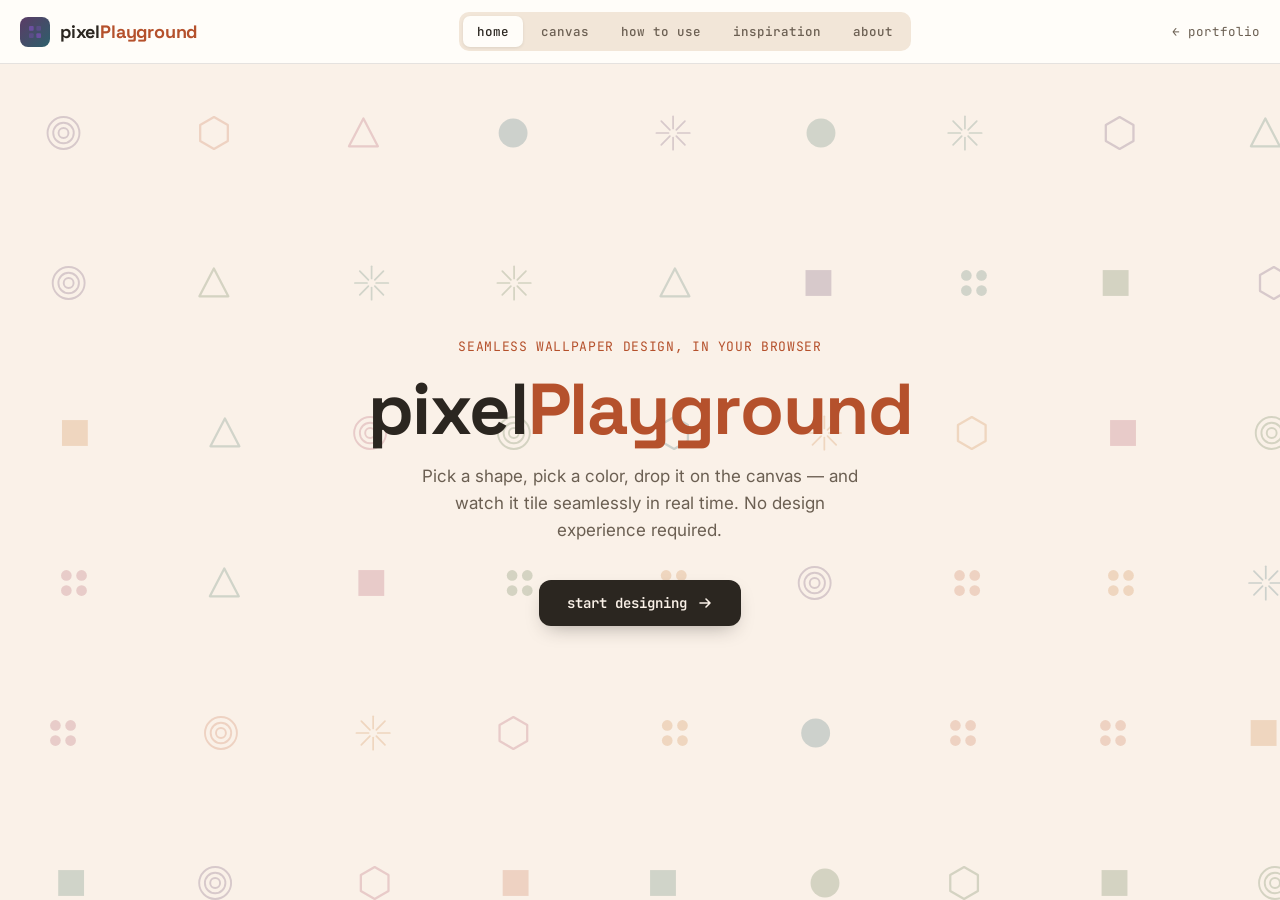
<file: pixelPlayground.html>
<!DOCTYPE html>
<html lang="en">
<head>
<meta charset="UTF-8">
<meta name="viewport" content="width=device-width, initial-scale=1.0">
<title>pixelPlayground &mdash; seamless wallpaper design</title>
<meta name="author" content="Hetvi Pethad">
<link rel="preconnect" href="https://fonts.googleapis.com">
<link rel="preconnect" href="https://fonts.gstatic.com" crossorigin>
<link href="https://fonts.googleapis.com/css2?family=Space+Grotesk:wght@500;600;700&family=JetBrains+Mono:wght@400;500;700&family=Inter:wght@400;500&display=swap" rel="stylesheet">
<style>
  :root {
    --paper: #FAF1E8;
    --paper-deep: #F2E6D8;
    --ink: #2B2620;
    --ink-dim: #6B5F52;
    --line: rgba(43, 38, 32, 0.12);

    /* darker terracotta-led family: orange, green, blue, purple */
    --yellow: #C9762E;
    --sage: #4D6B3C;
    --seafoam: #3E6E5E;
    --sky: #2D5F6B;
    --lilac: #5B3B66;
    --blush: #A8475A;
    --peach: #C4633B;

    --accent: #B5512C;
    --accent-soft: #E8C4AE;

    --panel: #FFFDF9;
    --canvas-edge: #FFFFFF;
  }

  * { margin: 0; padding: 0; box-sizing: border-box; }

  html, body {
    height: 100%;
    overflow: hidden;
  }

  body {
    background: var(--paper);
    color: var(--ink);
    font-family: 'Inter', sans-serif;
  }

  ::selection { background: var(--accent-soft); }

  button { font-family: inherit; }

  /* ============================================================
     APP SHELL
     ============================================================ */
  #app {
    height: 100vh;
    display: flex;
    flex-direction: column;
  }

  /* ---- TOP BAR ---- */
  .topbar {
    height: 64px;
    flex-shrink: 0;
    display: flex;
    align-items: center;
    justify-content: space-between;
    padding: 0 20px;
    border-bottom: 1px solid var(--line);
    background: var(--panel);
    z-index: 20;
  }

  .brand {
    display: flex;
    align-items: center;
    gap: 10px;
  }

  .brand-mark {
    width: 30px;
    height: 30px;
    border-radius: 8px;
    background: linear-gradient(135deg, var(--lilac), var(--sky));
    display: flex;
    align-items: center;
    justify-content: center;
    flex-shrink: 0;
  }

  .brand-mark svg { width: 16px; height: 16px; }

  .brand-name {
    font-family: 'Space Grotesk', sans-serif;
    font-weight: 700;
    font-size: 18px;
    letter-spacing: -0.01em;
  }

  .brand-name .px { color: var(--accent); }

  .topnav {
    display: flex;
    gap: 4px;
    background: var(--paper-deep);
    border-radius: 10px;
    padding: 4px;
  }

  .topnav button {
    font-family: 'JetBrains Mono', monospace;
    font-size: 12.5px;
    font-weight: 500;
    padding: 7px 14px;
    border-radius: 7px;
    border: none;
    background: transparent;
    color: var(--ink-dim);
    cursor: pointer;
    transition: all 0.15s;
  }

  .topnav button:hover { color: var(--ink); }

  .topnav button.active {
    background: var(--panel);
    color: var(--ink);
    box-shadow: 0 1px 3px rgba(43,38,32,0.1);
  }

  /* ---- VIEWS ---- */
  .view {
    flex: 1;
    overflow: hidden;
    display: none;
  }

  .view.active { display: flex; flex-direction: column; }

  /* ============================================================
     HOME VIEW
     ============================================================ */
  #view-home {
    position: relative;
    align-items: center;
    justify-content: center;
    background: var(--paper);
  }

  #home-bg-canvas {
    position: absolute;
    inset: 0;
    width: 100%;
    height: 100%;
  }

  .home-content {
    position: relative;
    z-index: 2;
    text-align: center;
  }

  .home-eyebrow {
    font-family: 'JetBrains Mono', monospace;
    font-size: 13px;
    color: var(--accent);
    letter-spacing: 0.05em;
    text-transform: uppercase;
    margin-bottom: 18px;
  }

  .home-title {
    font-family: 'Space Grotesk', sans-serif;
    font-weight: 700;
    font-size: 72px;
    letter-spacing: -0.02em;
    line-height: 1;
    margin-bottom: 18px;
  }

  .home-title .px { color: var(--accent); }

  .home-sub {
    font-size: 17px;
    color: var(--ink-dim);
    max-width: 460px;
    margin: 0 auto 36px;
    line-height: 1.6;
  }

  .home-cta {
    display: inline-flex;
    align-items: center;
    gap: 10px;
    font-family: 'JetBrains Mono', monospace;
    font-size: 14px;
    font-weight: 600;
    padding: 14px 28px;
    border-radius: 12px;
    background: var(--ink);
    color: var(--paper);
    border: none;
    cursor: pointer;
    transition: transform 0.15s, box-shadow 0.15s;
    box-shadow: 0 8px 20px -8px rgba(43,38,32,0.4);
  }

  .home-cta:hover { transform: translateY(-2px); box-shadow: 0 12px 24px -8px rgba(43,38,32,0.45); }

  .home-cta svg { width: 16px; height: 16px; }

  /* ============================================================
     CANVAS VIEW
     ============================================================ */
  #view-canvas {
    background: var(--paper-deep);
  }

  .canvas-layout {
    flex: 1;
    display: grid;
    grid-template-columns: 96px 1fr 96px;
    overflow: hidden;
  }

  /* ---- TOOL RAILS (shapes left, colors right) ---- */
  .rail {
    background: var(--panel);
    border-right: 1px solid var(--line);
    overflow-y: auto;
    padding: 14px 0;
    display: flex;
    flex-direction: column;
    align-items: center;
    gap: 8px;
  }

  .rail.right { border-right: none; border-left: 1px solid var(--line); }

  .rail-label {
    font-family: 'JetBrains Mono', monospace;
    font-size: 9.5px;
    text-transform: uppercase;
    letter-spacing: 0.04em;
    color: var(--ink-dim);
    margin-bottom: 4px;
  }

  .swatch-btn {
    width: 56px;
    height: 56px;
    border-radius: 10px;
    border: 1.5px solid var(--line);
    background: var(--paper);
    cursor: pointer;
    display: flex;
    align-items: center;
    justify-content: center;
    transition: border-color 0.15s, transform 0.1s;
    flex-shrink: 0;
  }

  .swatch-btn:hover { transform: scale(1.04); }
  .swatch-btn.active { border-color: var(--accent); border-width: 2px; box-shadow: 0 0 0 2px var(--accent-soft); }
  .swatch-btn canvas { width: 36px; height: 36px; display: block; }

  .color-btn {
    width: 56px;
    height: 32px;
    border-radius: 8px;
    border: 1.5px solid var(--line);
    cursor: pointer;
    transition: border-color 0.15s, transform 0.1s;
    flex-shrink: 0;
  }

  .color-btn:hover { transform: scale(1.04); }
  .color-btn.active { border-color: var(--accent); border-width: 2.5px; box-shadow: 0 0 0 2px var(--accent-soft); }

  .rail-divider { width: 60%; height: 1px; background: var(--line); margin: 4px 0; }

  /* ---- STAGE ---- */
  .stage-area {
    position: relative;
    display: flex;
    flex-direction: column;
    align-items: center;
    justify-content: center;
    padding: 24px;
    overflow: hidden;
  }

  .stage-frame {
    position: relative;
    box-shadow: 0 24px 60px -28px rgba(43,38,32,0.35);
    border-radius: 4px;
    background: var(--canvas-edge);
  }

  #draw-canvas {
    display: block;
    cursor: none;
    border-radius: 4px;
  }

  .stage-hint {
    position: absolute;
    bottom: -30px;
    left: 0;
    font-family: 'JetBrains Mono', monospace;
    font-size: 11.5px;
    color: var(--ink-dim);
    opacity: 0.75;
  }

  /* ---- LIVE TILE PREVIEW (signature element) ---- */
  .tile-preview-wrap {
    position: absolute;
    top: 20px;
    right: 20px;
    z-index: 10;
    background: var(--panel);
    border: 1px solid var(--line);
    border-radius: 12px;
    padding: 10px;
    box-shadow: 0 12px 28px -16px rgba(43,38,32,0.3);
  }

  .tile-preview-label {
    font-family: 'JetBrains Mono', monospace;
    font-size: 9.5px;
    text-transform: uppercase;
    letter-spacing: 0.04em;
    color: var(--ink-dim);
    margin-bottom: 6px;
    display: flex;
    align-items: center;
    gap: 6px;
  }

  .tile-preview-dot {
    width: 6px; height: 6px; border-radius: 50%;
    background: var(--accent);
  }

  #tile-preview-canvas {
    width: 140px;
    height: 140px;
    border-radius: 7px;
    display: block;
  }

  /* ---- BOTTOM ACTION BAR ---- */
  .action-bar {
    height: 70px;
    flex-shrink: 0;
    display: flex;
    align-items: center;
    justify-content: center;
    gap: 14px;
    background: var(--panel);
    border-top: 1px solid var(--line);
  }

  .action-btn {
    font-family: 'JetBrains Mono', monospace;
    font-size: 13px;
    font-weight: 500;
    padding: 11px 20px;
    border-radius: 10px;
    border: 1.5px solid var(--line);
    background: var(--paper);
    cursor: pointer;
    display: flex;
    align-items: center;
    gap: 8px;
    transition: all 0.15s;
    color: var(--ink);
  }

  .action-btn:hover { transform: translateY(-1px); box-shadow: 0 6px 14px -8px rgba(43,38,32,0.25); }
  .action-btn svg { width: 15px; height: 15px; }

  .action-btn.clear,
  .action-btn.undo,
  .action-btn.preview,
  .action-btn.download {
    color: var(--paper);
    border-color: transparent;
  }

  .action-btn.clear { background: var(--blush); }
  .action-btn.undo { background: var(--sage); }
  .action-btn.download { background: var(--accent); }

  .size-control {
    display: flex;
    align-items: center;
    gap: 10px;
    font-family: 'JetBrains Mono', monospace;
    font-size: 12px;
    color: var(--ink-dim);
    padding: 0 6px;
    border-left: 1px solid var(--line);
    border-right: 1px solid var(--line);
    margin: 0 6px;
  }

  .size-control input[type="range"] { width: 110px; accent-color: var(--accent); }

  .action-btn.preview { background: var(--sky); border-color: transparent; }

  .rotation-control {
    gap: 8px;
    font-family: 'JetBrains Mono', monospace;
    font-size: 12px;
    color: var(--ink-dim);
  }

  #rotation-display {
    color: var(--ink);
    font-weight: 600;
    min-width: 32px;
    text-align: center;
  }

  .rotation-hint {
    opacity: 0.6;
    font-size: 11px;
  }

  /* ---- BIG PREVIEW MODAL ---- */
  .preview-modal {
    position: fixed;
    inset: 0;
    z-index: 100;
    display: none;
    align-items: center;
    justify-content: center;
    background: rgba(43, 38, 32, 0.45);
    backdrop-filter: blur(3px);
  }

  .preview-modal.open { display: flex; }

  .preview-modal-inner {
    background: var(--panel);
    border-radius: 16px;
    padding: 18px;
    box-shadow: 0 30px 70px -20px rgba(0,0,0,0.45);
    max-width: min(86vw, 760px);
  }

  .preview-modal-header {
    display: flex;
    align-items: center;
    justify-content: space-between;
    margin-bottom: 14px;
  }

  .preview-modal-title {
    font-family: 'JetBrains Mono', monospace;
    font-size: 12.5px;
    text-transform: uppercase;
    letter-spacing: 0.04em;
    color: var(--ink-dim);
  }

  .preview-modal-close {
    width: 30px;
    height: 30px;
    border-radius: 8px;
    border: 1px solid var(--line);
    background: var(--paper);
    color: var(--ink-dim);
    cursor: pointer;
    display: flex;
    align-items: center;
    justify-content: center;
    transition: all 0.15s;
  }

  .preview-modal-close:hover { color: var(--ink); border-color: var(--ink-dim); }
  .preview-modal-close svg { width: 14px; height: 14px; }

  #big-preview-canvas {
    width: min(80vw, 720px);
    height: min(80vw, 720px);
    border-radius: 8px;
    display: block;
  }

  @media (max-width: 760px) {
    .rotation-control { display: none; } /* arrow-key rotation is a desktop interaction */
  }

  @media (max-width: 760px) {
    .canvas-layout { grid-template-columns: 72px 1fr 72px; }
    .swatch-btn { width: 44px; height: 44px; }
    .swatch-btn canvas { width: 28px; height: 28px; }
    .color-btn { width: 44px; height: 26px; }
    .stage-area { padding: 12px; }
    .tile-preview-wrap { top: 10px; right: 10px; padding: 7px; }
    #tile-preview-canvas { width: 84px; height: 84px; }
    .action-bar { flex-wrap: wrap; height: auto; padding: 10px; gap: 8px; }
    .size-control { border: none; margin: 0; padding: 0; order: 10; width: 100%; justify-content: center; }
    .topbar { flex-wrap: wrap; height: auto; padding: 10px 14px; gap: 8px; row-gap: 8px; }
    .topnav { order: 10; width: 100%; justify-content: center; flex-wrap: wrap; }
    .topnav button { font-size: 11px; padding: 6px 10px; }
    .topbar > div:last-child { display: none; }
  }

  /* ============================================================
     CONTENT VIEWS (how-to, inspiration, about)
     ============================================================ */
  .content-view {
    overflow-y: auto;
    background: var(--paper);
  }

  .content-wrap {
    max-width: 680px;
    margin: 0 auto;
    padding: 56px 24px 80px;
  }

  .content-eyebrow {
    font-family: 'JetBrains Mono', monospace;
    font-size: 12.5px;
    color: var(--accent);
    text-transform: uppercase;
    letter-spacing: 0.05em;
    margin-bottom: 14px;
  }

  .content-wrap h1 {
    font-family: 'Space Grotesk', sans-serif;
    font-weight: 700;
    font-size: 38px;
    letter-spacing: -0.01em;
    margin-bottom: 28px;
  }

  .content-wrap h3 {
    font-family: 'Space Grotesk', sans-serif;
    font-weight: 600;
    font-size: 19px;
    margin: 28px 0 12px;
  }

  .content-wrap p {
    font-size: 15.5px;
    line-height: 1.75;
    color: var(--ink-dim);
    margin-bottom: 18px;
  }

  .content-wrap strong { color: var(--ink); font-weight: 600; }
  .content-wrap a { color: var(--accent); text-decoration: none; border-bottom: 1px solid var(--accent-soft); }

  .step-list {
    display: flex;
    flex-direction: column;
    gap: 18px;
    margin: 24px 0;
  }

  .step {
    display: flex;
    gap: 16px;
    align-items: flex-start;
  }

  .step-num {
    flex-shrink: 0;
    width: 32px;
    height: 32px;
    border-radius: 9px;
    background: var(--accent-soft);
    color: var(--accent);
    font-family: 'JetBrains Mono', monospace;
    font-weight: 700;
    font-size: 13px;
    display: flex;
    align-items: center;
    justify-content: center;
  }

  .step p { margin-bottom: 0; }

  .button-legend {
    display: grid;
    grid-template-columns: 1fr 1fr;
    gap: 10px;
    margin: 24px 0;
  }

  .button-legend-item {
    background: var(--panel);
    border: 1px solid var(--line);
    border-radius: 10px;
    padding: 12px 14px;
  }

  .button-legend-item .tag {
    font-family: 'JetBrains Mono', monospace;
    font-size: 11.5px;
    font-weight: 700;
    padding: 3px 8px;
    border-radius: 6px;
    display: inline-block;
    margin-bottom: 6px;
    color: var(--paper);
  }

  .tag.clear { background: var(--blush); }
  .tag.undo { background: var(--sage); }
  .tag.preview { background: var(--sky); }
  .tag.download { background: var(--lilac); }

  .button-legend-item p { font-size: 13.5px; margin-bottom: 0; }

  .insp-grid {
    display: grid;
    grid-template-columns: 1fr 1fr;
    gap: 14px;
    margin-top: 24px;
  }

  .insp-card {
    background: var(--panel);
    border: 1px solid var(--line);
    border-radius: 12px;
    padding: 16px;
  }

  .insp-card-shape {
    width: 100%;
    height: 90px;
    border-radius: 8px;
    margin-bottom: 12px;
  }

  .insp-card h4 {
    font-family: 'Space Grotesk', sans-serif;
    font-size: 14.5px;
    margin-bottom: 4px;
  }

  .insp-card p { font-size: 12.5px; margin-bottom: 0; }

  .signoff {
    font-family: 'JetBrains Mono', monospace;
    font-size: 14px;
    color: var(--ink-dim);
    margin-top: 36px;
  }

</style>
</head>
<body>

<div id="app">

  <div class="topbar">
    <div class="brand">
      <div class="brand-mark">
        <svg viewBox="0 0 24 24" fill="none"><rect x="3" y="3" width="7" height="7" rx="1.5" fill="#6B4FA0"/><rect x="14" y="3" width="7" height="7" rx="1.5" fill="#6B4FA0" opacity="0.55"/><rect x="3" y="14" width="7" height="7" rx="1.5" fill="#6B4FA0" opacity="0.55"/><rect x="14" y="14" width="7" height="7" rx="1.5" fill="#6B4FA0"/></svg>
      </div>
      <div class="brand-name">pixel<span class="px">Playground</span></div>
    </div>
    <div class="topnav">
      <button data-view="home" class="active">home</button>
      <button data-view="canvas">canvas</button>
      <button data-view="howto">how to use</button>
      <button data-view="inspiration">inspiration</button>
      <button data-view="about">about</button>
    </div>
    <a href="index.html" style="font-family:'JetBrains Mono',monospace;font-size:12.5px;color:var(--ink-dim);text-decoration:none;white-space:nowrap;display:flex;align-items:center;gap:6px;">&larr; portfolio</a>
  </div>

  <section id="view-home" class="view active">
    <canvas id="home-bg-canvas"></canvas>
    <div class="home-content">
      <div class="home-eyebrow">seamless wallpaper design, in your browser</div>
      <h1 class="home-title">pixel<span class="px">Playground</span></h1>
      <p class="home-sub">Pick a shape, pick a color, drop it on the canvas &mdash; and watch it tile seamlessly in real time. No design experience required.</p>
      <button class="home-cta" data-goto="canvas">
        start designing
        <svg viewBox="0 0 16 16" fill="none"><path d="M3 8h10M9 4l4 4-4 4" stroke="currentColor" stroke-width="1.6" stroke-linecap="round" stroke-linejoin="round"/></svg>
      </button>
    </div>
  </section>

  <section id="view-canvas" class="view">
    <div class="canvas-layout">
      <div class="rail" id="shape-rail">
        <div class="rail-label">shapes</div>
        <!-- shape swatches injected by JS -->
      </div>

      <div class="stage-area">
        <div class="tile-preview-wrap">
          <div class="tile-preview-label"><span class="tile-preview-dot"></span>live tile preview</div>
          <canvas id="tile-preview-canvas" width="280" height="280"></canvas>
        </div>
        <div class="stage-frame">
          <canvas id="draw-canvas"></canvas>
          <div class="stage-hint">click to place &middot; scroll or &uarr;&darr; to resize</div>
        </div>
      </div>

      <div class="rail right" id="color-rail">
        <div class="rail-label">colors</div>
        <!-- color swatches injected by JS -->
      </div>
    </div>

    <div class="action-bar">
      <button class="action-btn clear" id="btn-clear">
        <svg viewBox="0 0 16 16" fill="none"><path d="M3 4h10M6 4V2.5h4V4M4 4l.7 9.3a1 1 0 001 .9h4.6a1 1 0 001-.9L12 4" stroke="currentColor" stroke-width="1.4" stroke-linecap="round" stroke-linejoin="round"/></svg>
        clear
      </button>
      <button class="action-btn undo" id="btn-undo">
        <svg viewBox="0 0 16 16" fill="none"><path d="M4 4v4h4M4 8a5 5 0 119.5 2" stroke="currentColor" stroke-width="1.4" stroke-linecap="round" stroke-linejoin="round"/></svg>
        undo
      </button>
      <button class="action-btn preview" id="btn-preview">
        <svg viewBox="0 0 16 16" fill="none"><path d="M1 8s2.5-4.5 7-4.5S15 8 15 8s-2.5 4.5-7 4.5S1 8 1 8z" stroke="currentColor" stroke-width="1.4" stroke-linejoin="round"/><circle cx="8" cy="8" r="2" stroke="currentColor" stroke-width="1.4"/></svg>
        preview
      </button>
      <div class="size-control">
        <span>size</span>
        <input type="range" id="size-slider" min="20" max="160" value="60" step="2">
        <span id="size-display">60px</span>
      </div>
      <div class="size-control rotation-control">
        <span>rotation</span>
        <span id="rotation-display">0&deg;</span>
        <span class="rotation-hint">&larr; &rarr;</span>
      </div>
      <button class="action-btn download" id="btn-download">
        <svg viewBox="0 0 16 16" fill="none"><path d="M8 2v8m0 0l-3-3m3 3l3-3M3 13h10" stroke="currentColor" stroke-width="1.5" stroke-linecap="round" stroke-linejoin="round"/></svg>
        download tile
      </button>
    </div>
  </section>

  <div class="preview-modal" id="preview-modal">
    <div class="preview-modal-inner">
      <div class="preview-modal-header">
        <span class="preview-modal-title">tile preview</span>
        <button class="preview-modal-close" id="preview-modal-close" aria-label="Close preview">
          <svg viewBox="0 0 16 16" fill="none"><path d="M4 4l8 8M12 4l-8 8" stroke="currentColor" stroke-width="1.6" stroke-linecap="round"/></svg>
        </button>
      </div>
      <canvas id="big-preview-canvas" width="900" height="900"></canvas>
    </div>
  </div>

  <section id="view-howto" class="view content-view">
    <div class="content-wrap">
      <div class="content-eyebrow">getting started</div>
      <h1>how to use</h1>

      <p>The canvas is your creative space. The left rail holds every shape; the right rail holds every color. Pick one of each, then click anywhere on the white square to place it. Watch the <strong>live tile preview</strong> in the corner &mdash; it shows your pattern already repeating, updating as you draw.</p>

      <h3>the basics</h3>
      <div class="step-list">
        <div class="step">
          <div class="step-num">1</div>
          <p>Pick a shape from the left rail and a color from the right rail.</p>
        </div>
        <div class="step">
          <div class="step-num">2</div>
          <p>Move your mouse over the canvas to preview where it'll land &mdash; notice it wraps around the edges, so you can see exactly how it'll tile.</p>
        </div>
        <div class="step">
          <div class="step-num">3</div>
          <p>Click to place it. Use the size slider (or your keyboard's up/down arrows) to resize before placing, and the left/right arrow keys to rotate it 15&deg; at a time.</p>
        </div>
        <div class="step">
          <div class="step-num">4</div>
          <p>The filled-square icon near the top of the shape rail is the background fill tool &mdash; pick a color and click anywhere on the canvas to set the whole tile's background. This never affects shapes already placed.</p>
        </div>
      </div>

      <h3>the buttons</h3>
      <div class="button-legend">
        <div class="button-legend-item"><span class="tag clear">clear</span><p>Wipes the canvas back to blank. There's no undo for this one &mdash; use it deliberately.</p></div>
        <div class="button-legend-item"><span class="tag undo">undo</span><p>Removes the last shape you placed. Works as many times as you need.</p></div>
        <div class="button-legend-item"><span class="tag preview">preview</span><p>Opens a much larger version of the live tile preview, for a real look at the repeating pattern.</p></div>
        <div class="button-legend-item"><span class="tag download">download</span><p>Saves your seamless tile as a PNG, ready to use as an actual wallpaper or pattern fill.</p></div>
      </div>

      <p>Confused about why any of this matters? Head to <a href="#" data-goto="inspiration">inspiration</a> to see what a seamless tile actually means.</p>
    </div>
  </section>

  <section id="view-inspiration" class="view content-view">
    <div class="content-wrap">
      <div class="content-eyebrow">why seamless tiling</div>
      <h1>inspiration</h1>
      <p>A seamless tile is a small square that repeats infinitely in every direction with no visible seam &mdash; the pattern at the right edge continues perfectly into the left edge of the next copy, and the same for top and bottom. It's the same trick behind wallpaper, fabric prints, and most background textures you've ever seen on a website.</p>
      <p>pixelPlayground handles the wraparound math for you: place a shape near any edge, and it automatically mirrors a copy across to the opposite edge in the live preview, so you always know exactly what the repeating pattern will look like before you commit.</p>

      <h3>a few directions to try</h3>
      <div class="insp-grid">
        <div class="insp-card">
          <div class="insp-card-shape" style="background: repeating-linear-gradient(45deg, var(--sky) 0 10px, transparent 10px 20px); background-color: var(--paper-deep);"></div>
          <h4>diagonal rhythm</h4>
          <p>Repeat one shape at a steady diagonal offset for a woven, textile feel.</p>
        </div>
        <div class="insp-card">
          <div class="insp-card-shape" style="background: radial-gradient(circle at 30% 30%, var(--blush), transparent 60%), radial-gradient(circle at 70% 70%, var(--lilac), transparent 60%); background-color: var(--paper-deep);"></div>
          <h4>two-tone scatter</h4>
          <p>Two colors, one shape, placed loosely &mdash; reads as organic rather than gridded.</p>
        </div>
        <div class="insp-card">
          <div class="insp-card-shape" style="background-image: linear-gradient(var(--paper-deep) 1px, transparent 1px), linear-gradient(90deg, var(--paper-deep) 1px, transparent 1px); background-size: 20px 20px; background-color: var(--seafoam);"></div>
          <h4>grid foundation</h4>
          <p>Start with the checkered or circle-grid pattern as scaffolding, then layer detail shapes on top.</p>
        </div>
        <div class="insp-card">
          <div class="insp-card-shape" style="background: var(--peach); background-image: repeating-radial-gradient(circle at center, var(--yellow) 0, var(--yellow) 4px, transparent 4px, transparent 16px);"></div>
          <h4>single hero motif</h4>
          <p>One distinctive shape (the flower or trippy-effect pattern), repeated alone, often reads as more intentional than five shapes combined.</p>
        </div>
      </div>
    </div>
  </section>

  <section id="view-about" class="view content-view">
    <div class="content-wrap">
      <div class="content-eyebrow">the story</div>
      <h1>about</h1>
      <h3>Pixel Playground: your digital canvas for effortless wallpaper design</h3>
      <p>Have you ever dreamt of creating stunning, seamless wallpaper designs, but found yourself bogged down by the tedious process &mdash; struggling with the complexity of traditional design tools, or spending hours painstakingly aligning patterns by hand? I understand that frustration firsthand, which is exactly why I built Pixel Playground.</p>
      <p>It's more than another design tool &mdash; it's a creative playground and a gateway to seamless design, without needing rulers, erasers, or hours of pixel-tweaking. Whether you're a seasoned designer streamlining your workflow or a complete beginner exploring digital art for the first time, Pixel Playground is built to welcome you in.</p>
      <p>Dive into the colors, patterns, and possibilities. Whether you're crafting intricate motifs, experimenting with bold combinations, or just having fun &mdash; there's something here for you.</p>
      <p class="signoff">Hetvi Pethad &lt;3</p>
    </div>
  </section>

</div>

<script>
(function() {

  // ============================================================
  // NAVIGATION
  // ============================================================
  const views = document.querySelectorAll('.view');
  const navButtons = document.querySelectorAll('.topnav button');

  function goToView(name) {
    views.forEach(v => v.classList.toggle('active', v.id === 'view-' + name));
    navButtons.forEach(b => b.classList.toggle('active', b.dataset.view === name));
    if (name === 'canvas') requestAnimationFrame(sizeDrawCanvas);
  }

  navButtons.forEach(btn => btn.addEventListener('click', () => goToView(btn.dataset.view)));
  document.querySelectorAll('[data-goto]').forEach(el => {
    el.addEventListener('click', (e) => { e.preventDefault(); goToView(el.dataset.goto); });
  });

  // ============================================================
  // PALETTE (the original tool's own pastel family, kept exactly)
  // ============================================================
  const PALETTE = [
    '#FFFFFF', '#D88259', '#7A9A5E', '#5C9C8C', '#4A87A0', '#7A5685', '#C16B7C', '#C4633B',
    '#000000', '#B5512C', '#4D6B3C', '#2D5F6B', '#33506E', '#5B3B66', '#8C2F3F', '#8C4A1E'
  ];

  // ============================================================
  // PATTERN RENDERERS
  // Each draws into a square region [0,size]x[0,size] of a canvas
  // context, in the given color. Vector-drawn so they stay crisp
  // at any size and recolor perfectly (no image tinting needed).
  // ============================================================
  const PATTERN_NAMES = [
    'straight line', 'background fill', 'triangle', 'hexagon',
    'concentric circles', 'swiggle', 'rays', 'checkered',
    'dotted line', 'square', 'circle', 'flower',
    'dotted circle', 'waves', 'circle grid', 'trippy effect'
  ];

  const PATTERNS = [
    // 0 straight line
    (ctx, s, c) => {
      ctx.strokeStyle = c; ctx.lineWidth = Math.max(1, s * 0.06); ctx.lineCap = 'round';
      ctx.beginPath(); ctx.moveTo(s/2, s*0.08); ctx.lineTo(s/2, s*0.92); ctx.stroke();
    },
    // 1 background fill (paint bucket look)
    (ctx, s, c) => {
      ctx.fillStyle = c;
      roundRectPath(ctx, s*0.1, s*0.1, s*0.8, s*0.8, s*0.18);
      ctx.fill();
    },
    // 2 triangle
    (ctx, s, c) => {
      ctx.strokeStyle = c; ctx.lineWidth = Math.max(1, s*0.06); ctx.lineJoin = 'round';
      ctx.beginPath();
      ctx.moveTo(s/2, s*0.12); ctx.lineTo(s*0.88, s*0.85); ctx.lineTo(s*0.12, s*0.85); ctx.closePath();
      ctx.stroke();
    },
    // 3 hexagon
    (ctx, s, c) => {
      ctx.strokeStyle = c; ctx.lineWidth = Math.max(1, s*0.06); ctx.lineJoin = 'round';
      drawPolygon(ctx, s/2, s/2, s*0.42, 6, -Math.PI/2);
      ctx.stroke();
    },
    // 4 concentric circles
    (ctx, s, c) => {
      ctx.strokeStyle = c; ctx.lineWidth = Math.max(1, s*0.05);
      [0.42, 0.27, 0.13].forEach(r => { ctx.beginPath(); ctx.arc(s/2, s/2, s*r, 0, Math.PI*2); ctx.stroke(); });
    },
    // 5 swiggle
    (ctx, s, c) => {
      ctx.strokeStyle = c; ctx.lineWidth = Math.max(1, s*0.07); ctx.lineCap = 'round';
      ctx.beginPath();
      ctx.moveTo(s*0.1, s*0.5);
      for (let i = 0; i <= 20; i++) {
        const t = i / 20;
        ctx.lineTo(s*0.1 + t*s*0.8, s*0.5 + Math.sin(t*Math.PI*2.2)*s*0.22);
      }
      ctx.stroke();
    },
    // 6 rays
    (ctx, s, c) => {
      ctx.strokeStyle = c; ctx.lineWidth = Math.max(1, s*0.045); ctx.lineCap = 'round';
      const n = 8;
      for (let i = 0; i < n; i++) {
        const a = (i/n) * Math.PI*2;
        ctx.beginPath();
        ctx.moveTo(s/2 + Math.cos(a)*s*0.12, s/2 + Math.sin(a)*s*0.12);
        ctx.lineTo(s/2 + Math.cos(a)*s*0.44, s/2 + Math.sin(a)*s*0.44);
        ctx.stroke();
      }
    },
    // 7 checkered
    (ctx, s, c) => {
      ctx.fillStyle = c;
      const q = s*0.4;
      ctx.fillRect(s*0.08, s*0.08, q, q);
      ctx.fillRect(s*0.52, s*0.52, q, q);
    },
    // 8 dotted line
    (ctx, s, c) => {
      ctx.fillStyle = c;
      const n = 5;
      for (let i = 0; i < n; i++) {
        const y = s*0.12 + (i/(n-1)) * s*0.76;
        ctx.beginPath(); ctx.arc(s/2, y, s*0.06, 0, Math.PI*2); ctx.fill();
      }
    },
    // 9 square
    (ctx, s, c) => { ctx.fillStyle = c; ctx.fillRect(s*0.16, s*0.16, s*0.68, s*0.68); },
    // 10 circle
    (ctx, s, c) => { ctx.fillStyle = c; ctx.beginPath(); ctx.arc(s/2, s/2, s*0.38, 0, Math.PI*2); ctx.fill(); },
    // 11 flower
    (ctx, s, c) => {
      ctx.fillStyle = c;
      const n = 6, r = s*0.2;
      for (let i = 0; i < n; i++) {
        const a = (i/n) * Math.PI*2;
        ctx.beginPath();
        ctx.arc(s/2 + Math.cos(a)*r, s/2 + Math.sin(a)*r, s*0.16, 0, Math.PI*2);
        ctx.fill();
      }
      ctx.beginPath(); ctx.arc(s/2, s/2, s*0.13, 0, Math.PI*2); ctx.fill();
    },
    // 12 dotted circle
    (ctx, s, c) => {
      ctx.fillStyle = c;
      const n = 14, r = s*0.36;
      for (let i = 0; i < n; i++) {
        const a = (i/n) * Math.PI*2;
        ctx.beginPath(); ctx.arc(s/2 + Math.cos(a)*r, s/2 + Math.sin(a)*r, s*0.045, 0, Math.PI*2); ctx.fill();
      }
    },
    // 13 waves
    (ctx, s, c) => {
      ctx.strokeStyle = c; ctx.lineWidth = Math.max(1, s*0.05); ctx.lineCap = 'round';
      [0.35, 0.65].forEach(yBase => {
        ctx.beginPath();
        for (let i = 0; i <= 16; i++) {
          const t = i/16;
          const x = s*0.06 + t*s*0.88;
          const y = s*yBase + Math.sin(t*Math.PI*3)*s*0.08;
          if (i === 0) ctx.moveTo(x,y); else ctx.lineTo(x,y);
        }
        ctx.stroke();
      });
    },
    // 14 circle grid
    (ctx, s, c) => {
      ctx.fillStyle = c;
      [[0.3,0.3],[0.7,0.3],[0.3,0.7],[0.7,0.7]].forEach(([fx,fy]) => {
        ctx.beginPath(); ctx.arc(s*fx, s*fy, s*0.14, 0, Math.PI*2); ctx.fill();
      });
    },
    // 15 trippy effect
    (ctx, s, c) => {
      ctx.strokeStyle = c; ctx.lineWidth = Math.max(1, s*0.045);
      for (let i = 0; i < 5; i++) {
        const r = s*0.42 * (1 - i/5.5);
        const rot = i * 0.35;
        ctx.save();
        ctx.translate(s/2, s/2); ctx.rotate(rot);
        ctx.strokeRect(-r, -r, r*2, r*2);
        ctx.restore();
      }
    },
  ];

  function roundRectPath(ctx, x, y, w, h, r) {
    ctx.beginPath();
    ctx.moveTo(x+r, y);
    ctx.arcTo(x+w, y, x+w, y+h, r);
    ctx.arcTo(x+w, y+h, x, y+h, r);
    ctx.arcTo(x, y+h, x, y, r);
    ctx.arcTo(x, y, x+w, y, r);
    ctx.closePath();
  }

  function drawPolygon(ctx, cx, cy, r, sides, rotation) {
    ctx.beginPath();
    for (let i = 0; i <= sides; i++) {
      const a = rotation + (i/sides)*Math.PI*2;
      const x = cx + Math.cos(a)*r, y = cy + Math.sin(a)*r;
      if (i === 0) ctx.moveTo(x,y); else ctx.lineTo(x,y);
    }
    ctx.closePath();
  }

  function renderPattern(ctx, patternIdx, x, y, size, color, rotationDeg) {
    ctx.save();
    ctx.translate(x, y);
    if (rotationDeg) {
      ctx.translate(size/2, size/2);
      ctx.rotate(rotationDeg * Math.PI / 180);
      ctx.translate(-size/2, -size/2);
    }
    PATTERNS[patternIdx](ctx, size, color);
    ctx.restore();
  }

  // ============================================================
  // CANVAS STATE
  // ============================================================
  let currentShape = 1;       // index into PATTERNS, default = background fill
  let currentColorIdx = 8;    // default black, matching the original
  let currentSize = 60;
  let currentRotation = 0; // degrees, adjusted in 15-degree steps via left/right arrow keys

  let bgColorIdx = 0;         // tile background color index
  let placedShapes = [];      // {shape, x, y, size, colorIdx} -- x,y are top-left, relative to tile origin

  const TILE_SIZE = 480; // logical drawing-tile size in CSS px (square)

  const drawCanvas = document.getElementById('draw-canvas');
  const drawCtx = drawCanvas.getContext('2d');
  const tilePreviewCanvas = document.getElementById('tile-preview-canvas');
  const tileCtx = tilePreviewCanvas.getContext('2d');

  let mouseX = -9999, mouseY = -9999;
  let mouseOverCanvas = false;

  let displayScale = 1; // ratio of on-screen CSS size to logical TILE_SIZE

  function sizeDrawCanvas() {
    const stageArea = document.querySelector('.stage-area');
    const available = Math.min(
      stageArea.clientWidth - 48,
      stageArea.clientHeight - 70
    );
    const displaySize = Math.max(180, Math.min(TILE_SIZE, available));
    displayScale = displaySize / TILE_SIZE;

    const dpr = Math.min(window.devicePixelRatio || 1, 2);
    drawCanvas.style.width = displaySize + 'px';
    drawCanvas.style.height = displaySize + 'px';
    drawCanvas.width = TILE_SIZE * dpr;
    drawCanvas.height = TILE_SIZE * dpr;
    drawCtx.setTransform(dpr, 0, 0, dpr, 0, 0);
    renderAll();
  }

  window.addEventListener('resize', sizeDrawCanvas);

  // ---- wraparound helper (generalized, see reasoning) ----
  function wrappedPositions(x, y, s, T) {
    const positions = [[x, y]];
    const overLeft = x < 0, overRight = x + s > T, overTop = y < 0, overBottom = y + s > T;
    if (overLeft) positions.push([x + T, y]);
    if (overRight) positions.push([x - T, y]);
    if (overTop) positions.push([x, y + T]);
    if (overBottom) positions.push([x, y - T]);
    if (overLeft && overTop) positions.push([x + T, y + T]);
    if (overLeft && overBottom) positions.push([x + T, y - T]);
    if (overRight && overTop) positions.push([x - T, y + T]);
    if (overRight && overBottom) positions.push([x - T, y - T]);
    return positions;
  }

  function drawTileContent(ctx, T) {
    // background
    ctx.fillStyle = PALETTE[bgColorIdx];
    ctx.fillRect(0, 0, T, T);
    // placed shapes, each with wraparound copies
    for (const item of placedShapes) {
      const color = PALETTE[item.colorIdx];
      for (const [px, py] of wrappedPositions(item.x, item.y, item.size, T)) {
        renderPattern(ctx, item.shape, px, py, item.size, color, item.rotation || 0);
      }
    }
  }

  function renderAll() {
    // main draw canvas
    drawCtx.clearRect(0, 0, TILE_SIZE, TILE_SIZE);
    drawTileContent(drawCtx, TILE_SIZE);

    // hover preview (ghost shape under cursor, with its own wraparound)
    if (mouseOverCanvas && currentShape !== 1) {
      const hx = mouseX - currentSize/2, hy = mouseY - currentSize/2;
      drawCtx.globalAlpha = 0.55;
      for (const [px, py] of wrappedPositions(hx, hy, currentSize, TILE_SIZE)) {
        renderPattern(drawCtx, currentShape, px, py, currentSize, PALETTE[currentColorIdx], currentRotation);
      }
      drawCtx.globalAlpha = 1;
    }

    renderTilePreview();
  }

  // ---- live 3x3 seamless tile preview ----
  function renderTilePreview() {
    const W = tilePreviewCanvas.width, H = tilePreviewCanvas.height;
    tileCtx.clearRect(0, 0, W, H);
    const cell = W / 3;
    // render the tile once into an offscreen canvas at cell resolution, then stamp 3x3
    const off = document.createElement('canvas');
    off.width = cell; off.height = cell;
    const offCtx = off.getContext('2d');
    offCtx.save();
    offCtx.scale(cell / TILE_SIZE, cell / TILE_SIZE);
    drawTileContent(offCtx, TILE_SIZE);
    offCtx.restore();

    for (let i = 0; i < 3; i++) {
      for (let j = 0; j < 3; j++) {
        tileCtx.drawImage(off, i*cell, j*cell, cell, cell);
      }
    }
  }

  // ============================================================
  // INTERACTION
  // ============================================================
  drawCanvas.addEventListener('mousemove', (e) => {
    const rect = drawCanvas.getBoundingClientRect();
    mouseX = (e.clientX - rect.left) / displayScale;
    mouseY = (e.clientY - rect.top) / displayScale;
    mouseOverCanvas = true;
    renderAll();
  });

  drawCanvas.addEventListener('mouseleave', () => {
    mouseOverCanvas = false;
    renderAll();
  });

  drawCanvas.addEventListener('click', () => {
    if (!mouseOverCanvas) return;
    if (currentShape === 1) {
      // background fill tool
      bgColorIdx = currentColorIdx;
    } else {
      placedShapes.push({
        shape: currentShape,
        x: mouseX - currentSize/2,
        y: mouseY - currentSize/2,
        size: currentSize,
        colorIdx: currentColorIdx,
        rotation: currentRotation
      });
    }
    renderAll();
  });

  drawCanvas.addEventListener('wheel', (e) => {
    e.preventDefault();
    currentSize = Math.min(160, Math.max(20, currentSize - Math.sign(e.deltaY)*4));
    sizeSlider.value = currentSize;
    sizeDisplay.textContent = currentSize + 'px';
    renderAll();
  }, { passive: false });

  window.addEventListener('keydown', (e) => {
    if (!document.getElementById('view-canvas').classList.contains('active')) return;
    const isArrow = ['ArrowUp','ArrowDown','ArrowLeft','ArrowRight'].includes(e.key);
    if (!isArrow) return;
    e.preventDefault(); // arrow keys control the tool here, not page scroll

    if (e.key === 'ArrowUp') {
      currentSize = Math.min(160, currentSize + 10);
      sizeSlider.value = currentSize;
      sizeDisplay.textContent = currentSize + 'px';
    }
    if (e.key === 'ArrowDown') {
      currentSize = Math.max(20, currentSize - 10);
      sizeSlider.value = currentSize;
      sizeDisplay.textContent = currentSize + 'px';
    }
    if (e.key === 'ArrowRight') {
      currentRotation = (currentRotation + 15) % 360;
      rotationDisplay.textContent = currentRotation + '\u00b0';
    }
    if (e.key === 'ArrowLeft') {
      currentRotation = (currentRotation - 15 + 360) % 360;
      rotationDisplay.textContent = currentRotation + '\u00b0';
    }
    renderAll();
  });

  // ============================================================
  // RAILS: build shape + color swatch buttons
  // ============================================================
  const shapeRail = document.getElementById('shape-rail');
  const colorRail = document.getElementById('color-rail');

  PATTERN_NAMES.forEach((name, idx) => {
    const btn = document.createElement('button');
    btn.className = 'swatch-btn' + (idx === currentShape ? ' active' : '');
    btn.title = name;
    btn.dataset.shapeIdx = idx;
    const c = document.createElement('canvas');
    c.width = 72; c.height = 72;
    const cctx = c.getContext('2d');
    cctx.scale(72/100, 72/100);
    renderPattern(cctx, idx, 8, 8, 84, '#2B2620');
    btn.appendChild(c);
    btn.addEventListener('click', () => {
      currentShape = idx;
      document.querySelectorAll('.swatch-btn').forEach(b => b.classList.toggle('active', b === btn));
    });
    shapeRail.appendChild(btn);
  });

  PALETTE.forEach((hex, idx) => {
    if (idx === 7) { // visual divider between light/dark halves, matching original's two columns
      const div = document.createElement('div');
      div.className = 'rail-divider';
      colorRail.appendChild(div);
    }
    const btn = document.createElement('button');
    btn.className = 'color-btn' + (idx === currentColorIdx ? ' active' : '');
    btn.style.background = hex;
    btn.title = hex;
    btn.addEventListener('click', () => {
      currentColorIdx = idx;
      document.querySelectorAll('.color-btn').forEach(b => b.classList.toggle('active', b === btn));
    });
    colorRail.appendChild(btn);
  });

  // ============================================================
  // ACTION BAR
  // ============================================================
  const sizeSlider = document.getElementById('size-slider');
  const sizeDisplay = document.getElementById('size-display');
  const rotationDisplay = document.getElementById('rotation-display');
  const previewModal = document.getElementById('preview-modal');
  const bigPreviewCanvas = document.getElementById('big-preview-canvas');
  const bigPreviewCtx = bigPreviewCanvas.getContext('2d');

  sizeSlider.addEventListener('input', () => {
    currentSize = parseInt(sizeSlider.value, 10);
    sizeDisplay.textContent = currentSize + 'px';
    renderAll();
  });

  document.getElementById('btn-clear').addEventListener('click', () => {
    placedShapes = [];
    bgColorIdx = 0;
    renderAll();
  });

  document.getElementById('btn-undo').addEventListener('click', () => {
    placedShapes.pop();
    renderAll();
  });

  document.getElementById('btn-download').addEventListener('click', () => {
    const off = document.createElement('canvas');
    off.width = 1024; off.height = 1024;
    const offCtx = off.getContext('2d');
    offCtx.save();
    offCtx.scale(1024/TILE_SIZE, 1024/TILE_SIZE);
    drawTileContent(offCtx, TILE_SIZE);
    offCtx.restore();
    off.toBlob((blob) => {
      const a = document.createElement('a');
      a.href = URL.createObjectURL(blob);
      a.download = 'pixelplayground-tile.png';
      a.click();
    });
  });

  // ---- big preview modal: same 3x3 seamless-stamp technique as the live preview ----
  function renderBigPreview() {
    const W = bigPreviewCanvas.width, H = bigPreviewCanvas.height;
    bigPreviewCtx.clearRect(0, 0, W, H);
    const cell = W / 3;
    const off = document.createElement('canvas');
    off.width = cell; off.height = cell;
    const offCtx = off.getContext('2d');
    offCtx.save();
    offCtx.scale(cell / TILE_SIZE, cell / TILE_SIZE);
    drawTileContent(offCtx, TILE_SIZE);
    offCtx.restore();
    for (let i = 0; i < 3; i++) {
      for (let j = 0; j < 3; j++) {
        bigPreviewCtx.drawImage(off, i*cell, j*cell, cell, cell);
      }
    }
  }

  function openPreviewModal() {
    renderBigPreview();
    previewModal.classList.add('open');
  }

  function closePreviewModal() {
    previewModal.classList.remove('open');
  }

  document.getElementById('btn-preview').addEventListener('click', openPreviewModal);
  document.getElementById('preview-modal-close').addEventListener('click', closePreviewModal);
  previewModal.addEventListener('click', (e) => { if (e.target === previewModal) closePreviewModal(); });
  window.addEventListener('keydown', (e) => {
    if (e.key === 'Escape' && previewModal.classList.contains('open')) closePreviewModal();
  });

  // ============================================================
  // HOME AMBIENT BACKGROUND (lightweight, no p5 dependency)
  // ============================================================
  const homeCanvas = document.getElementById('home-bg-canvas');
  const homeCtx = homeCanvas.getContext('2d');
  const ambientColors = ['#C9762E','#4D6B3C','#3E6E5E','#2D5F6B','#5B3B66','#A8475A','#C4633B'];
  let ambientShapes = [];

  function sizeHomeCanvas() {
    homeCanvas.width = window.innerWidth;
    homeCanvas.height = window.innerHeight - 64;
    seedAmbient();
  }

  function seedAmbient() {
    ambientShapes = [];
    const cols = Math.ceil(homeCanvas.width / 150) + 1;
    const rows = Math.ceil(homeCanvas.height / 150) + 1;
    for (let i = 0; i < cols; i++) {
      for (let j = 0; j < rows; j++) {
        ambientShapes.push({
          x: i * 150 + 50, y: j * 150 + 50,
          shape: [2,3,4,6,9,10,14][Math.floor(Math.random()*7)],
          color: ambientColors[Math.floor(Math.random()*ambientColors.length)],
          size: 38,
          phase: Math.random() * Math.PI * 2
        });
      }
    }
  }

  window.addEventListener('resize', sizeHomeCanvas);
  sizeHomeCanvas();

  let ambientT = 0;
  function animateAmbient() {
    ambientT += 0.006;
    homeCtx.clearRect(0, 0, homeCanvas.width, homeCanvas.height);
    homeCtx.globalAlpha = 0.22;
    for (const sh of ambientShapes) {
      const wobble = Math.sin(ambientT + sh.phase) * 6;
      renderPattern(homeCtx, sh.shape, sh.x + wobble, sh.y, sh.size, sh.color);
    }
    homeCtx.globalAlpha = 1;
    requestAnimationFrame(animateAmbient);
  }
  if (!window.matchMedia('(prefers-reduced-motion: reduce)').matches) {
    animateAmbient();
  } else {
    seedAmbient();
    homeCtx.globalAlpha = 0.22;
    for (const sh of ambientShapes) renderPattern(homeCtx, sh.shape, sh.x, sh.y, sh.size, sh.color);
    homeCtx.globalAlpha = 1;
  }

  // ============================================================
  // INIT
  // ============================================================
  sizeDrawCanvas();
})();
</script>

</body>
</html>
</file>
